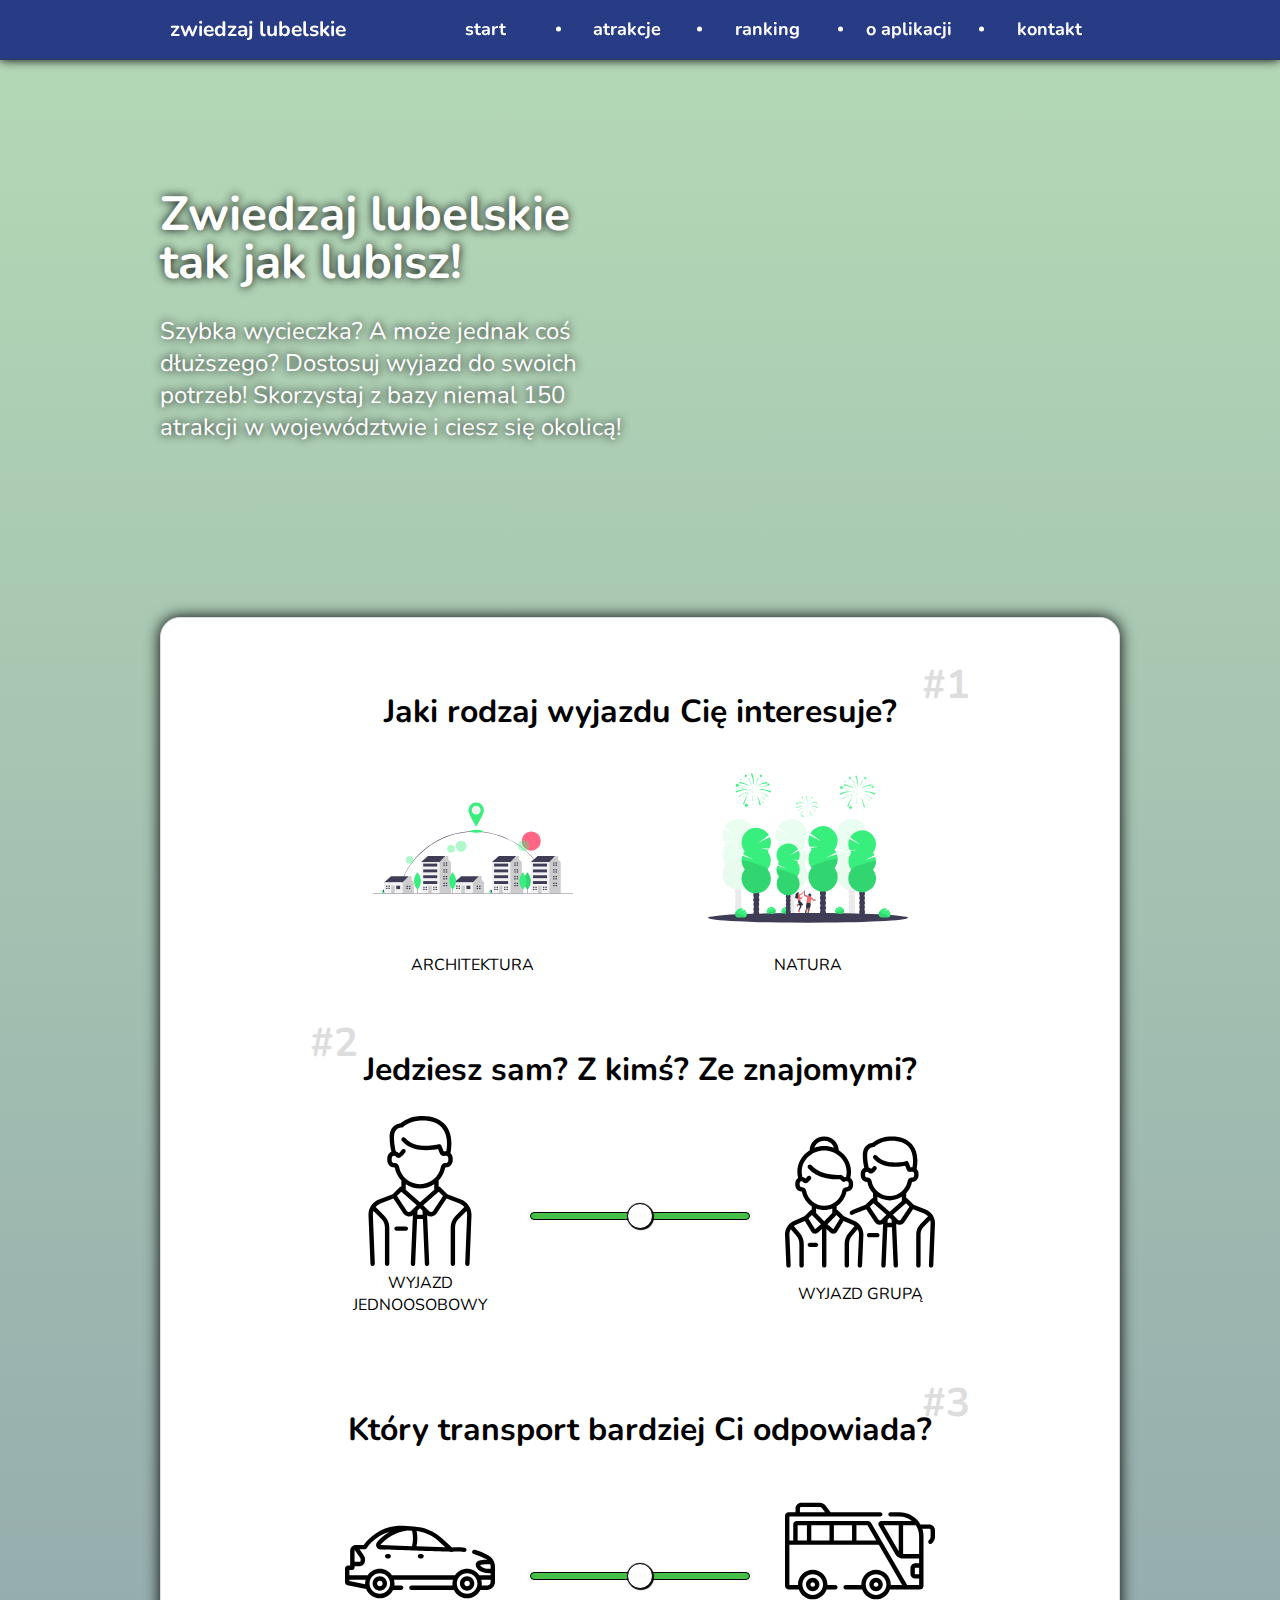
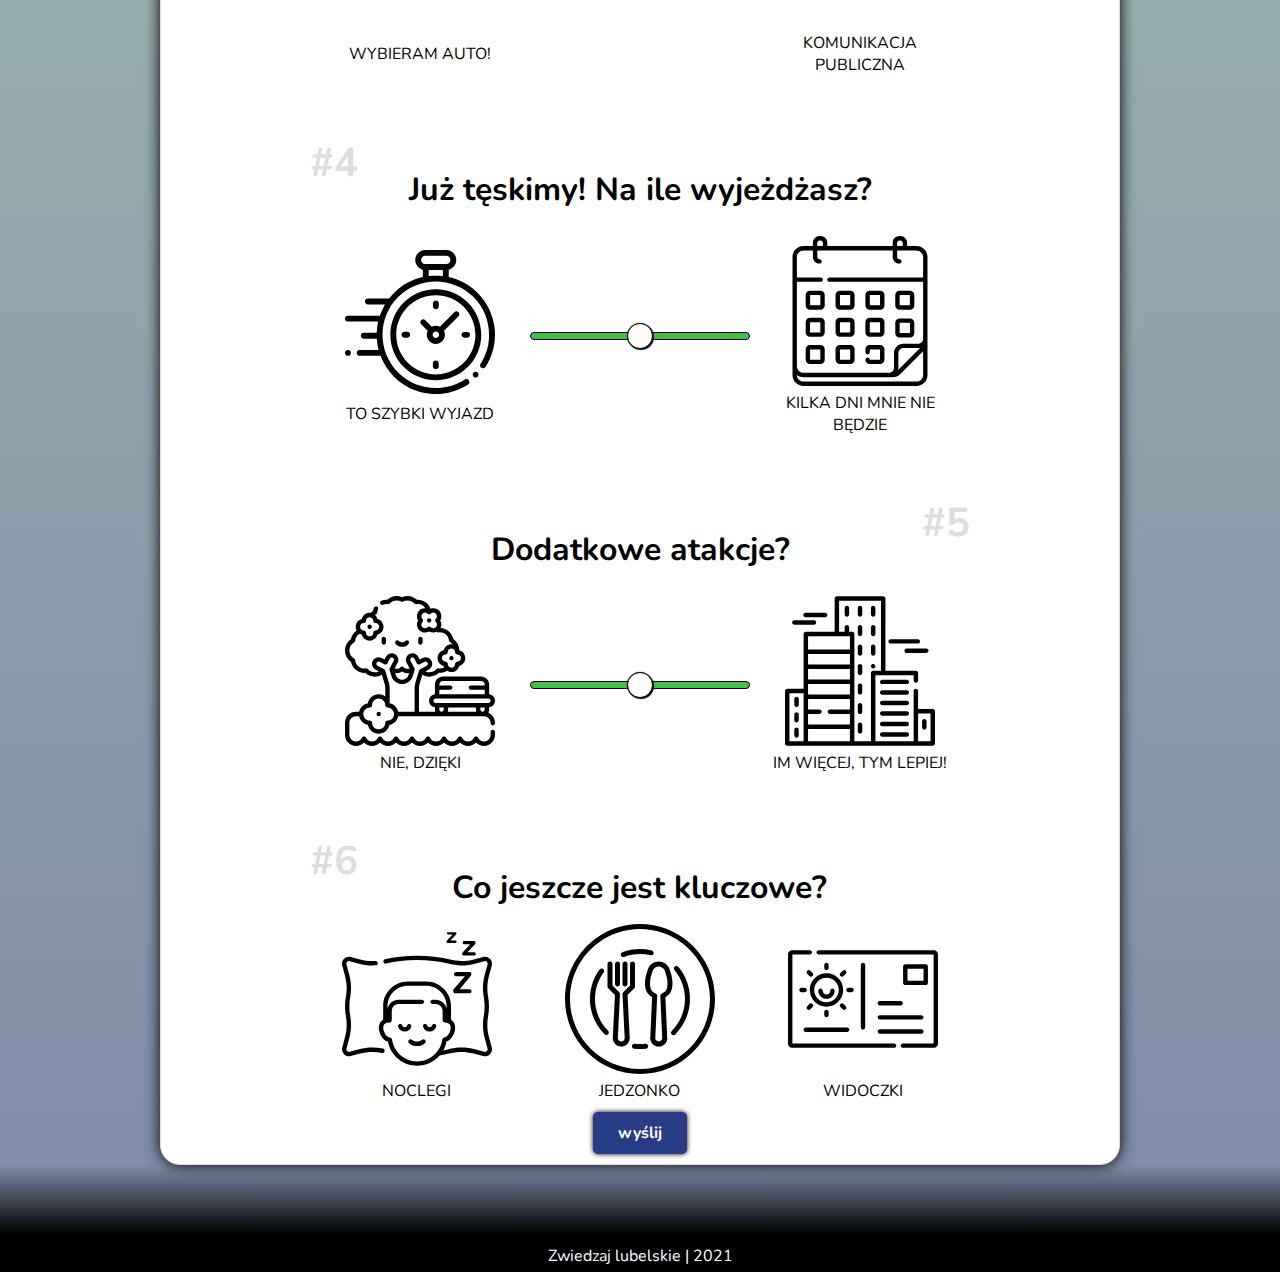
<file: index.html>
<!doctype html>
<!--[if lt IE 7]>      <html class="no-js lt-ie9 lt-ie8 lt-ie7" lang="pl"> <![endif]-->
<!--[if IE 7]>         <html class="no-js lt-ie9 lt-ie8" lang="pl"> <![endif]-->
<!--[if IE 8]>         <html class="no-js lt-ie9" lang="pl"> <![endif]-->
<!--[if gt IE 8]><!-->
<html class="no-js" lang="pl">
<!--<![endif]-->

<head>
    <meta charset="utf-8">
    <meta http-equiv="X-UA-Compatible" content="IE=edge">
    <title>Start | Zwiedzaj Lubelskie!</title>
    <meta name="description" content="">
    <meta name="viewport" content="width=device-width, initial-scale=1">
    <link rel="preconnect" href="https://fonts.gstatic.com">
    <link href="https://fonts.googleapis.com/css2?family=Nunito:wght@400;700&display=swap" rel="stylesheet">
    <link rel="stylesheet" href="css/normalize.min.css">
    <link rel="stylesheet" href="css/main.css">

    <script src="js/vendor/modernizr-2.8.3-respond-1.4.2.min.js"></script>
</head>

<body>
    <h1 class="visually-hidden">Zwiedzaj lubelskie - strona główna</h1>
    <!--[if lt IE 8]>
            <p class="browserupgrade">Używasz przestarzałej przeglądarki. <a href="http://browsehappy.com/">Zaktualizuj swoją przeglądarkę</a>, aby korzystać z strony w pełni.</p>
        <![endif]-->
    <nav class="page-navigation">
        <div class="container">
            <h2 class="blog-title"><a href="/blog/" class="nav-link">Zwiedzaj lubelskie</a><span
                    class="visually-hidden"> -
                    nawigacja</span></h2>
            <button type="button" class="hamburger-menu" tabindex="-1">
                Menu
            </button>
            <ul class="nav-list">
                <li class="nav-item "><a href="#" class="nav-link">Start</a></li>
                <li class="nav-item "><a href="#" class="nav-link">Atrakcje</a></li>
                <li class="nav-item "><a href="#" class="nav-link">Ranking</a></li>
                <li class="nav-item "><a href="#" class="nav-link">O aplikacji</a></li>
                <li class="nav-item "><a href="#" class="nav-link">Kontakt</a></li>
            </ul>
        </div>
    </nav>
    <div class="el"></div>
    <header class="page-header">
        <div class="container">
            <div>
                <h2 class="page-title">Zwiedzaj lubelskie <br>tak jak lubisz!</h2>
                <p class="page-desc">Szybka wycieczka? A może jednak coś dłuższego? Dostosuj wyjazd do swoich potrzeb!
                    Skorzystaj z bazy niemal 150 atrakcji w województwie i ciesz się okolicą!</p>
            </div>
        </div>
    </header>
    <main class="page-content">
        <div class="container">
            <h2 class="content-title visually-hidden">Określ swój cel podróży!</h2>
            <form action="wyniki.html" class="page-form" method="GET">
                <div class="form-option">
                    <h3 class="option-title">Jaki rodzaj wyjazdu Cię interesuje?</h3>
                    <div>
                        <input type="radio" name="type" id="architecture" value="architecture" required />
                        <label for="architecture" class="label-title">
                            <img src="img/city.svg" alt="" class="fig-src">
                            <span class="label-title">Architektura</span>
                        </label>
                    </div>
                    <div>
                        <input type="radio" name="type" id="nature" value="nature" required />

                        <label for="nature" class="label-title">
                            <img src="img/nature.svg" alt="" class="fig-src">
                            <span class="label-title">Natura</span>
                        </label>

                    </div>
                </div>
                <div class="form-option">
                    <h3 class="option-title">Jedziesz sam? Z kimś? Ze znajomymi?</h3>
                    <div>

                        <div class="image">
                            <img src="img/employee.svg" alt="" class="fig-src">
                            <label for="persons" class="label-title">Wyjazd jednoosobowy</label>
                        </div>

                    </div>
                    <div class="range-meter">
                        <input type="range" id="persons" list="tickmarks-persons" name="persons" step="10">
                        <datalist id="tickmarks-persons">
                            <option value="0"></option>
                            <option value="1"></option>
                            <option value="2"></option>
                            <option value="3"></option>
                            <option value="4"></option>
                            <option value="5"></option>
                            <option value="6"></option>
                            <option value="7"></option>
                            <option value="8"></option>
                            <option value="9"></option>
                            <option value="10"></option>
                        </datalist>
                    </div>
                    <div>

                        <div class="image">
                            <img src="img/employees.svg" alt="" class="fig-src">
                            <label for="persons" class="label-title">Wyjazd grupą</label>
                        </div>

                    </div>
                </div>
                <div class="form-option">
                    <h3 class="option-title">Który transport bardziej Ci odpowiada?</h3>
                    <div>

                        <div class="image">
                            <img src="img/car.svg" alt="" class="fig-src">
                            <label for="transport" class="label-title">Wybieram auto!</label>
                        </div>

                    </div>
                    <div class="range-meter">
                        <input type="range" id="transport" list="tickmarks-transport" name="transport" step="10">
                        <datalist id="tickmarks-transport">
                            <option value="0"></option>
                            <option value="1"></option>
                            <option value="2"></option>
                            <option value="3"></option>
                            <option value="4"></option>
                            <option value="5"></option>
                            <option value="6"></option>
                            <option value="7"></option>
                            <option value="8"></option>
                            <option value="9"></option>
                            <option value="10"></option>
                        </datalist>
                    </div>
                    <div>

                        <div class="image">
                            <img src="img/bus.svg" alt="" class="fig-src">
                            <label for="transport" class="label-title">Komunikacja publiczna</label>
                        </div>

                    </div>
                </div>
                <div class="form-option">
                    <h3 class="option-title">Już tęskimy! Na ile wyjeżdżasz?</h3>
                    <div>
                        <div class="image">
                            <img src="img/clock.svg" alt="" class="fig-src">
                            <label for="time" class="label-title">To szybki wyjazd</label>
                        </div>
                    </div>
                    <div class="range-meter">
                        <input type="range" id="time" list="tickmarks-time" name="time" step="10">
                        <datalist id="tickmarks-time">
                            <option value="0"></option>
                            <option value="1"></option>
                            <option value="2"></option>
                            <option value="3"></option>
                            <option value="4"></option>
                            <option value="5"></option>
                            <option value="6"></option>
                            <option value="7"></option>
                            <option value="8"></option>
                            <option value="9"></option>
                            <option value="10"></option>
                        </datalist>
                    </div>
                    <div>
                        <div class="image">
                            <img src="img/calendar.svg" alt="" class="fig-src">
                            <label for="extra" class="label-title">Kilka dni mnie nie będzie</label>
                        </div>
                    </div>
                </div>
                <div class="form-option">
                    <h3 class="option-title">Dodatkowe atakcje?</h3>
                    <div>
                        <div class="image">
                            <img src="img/park.svg" alt="" class="fig-src">
                            <label for="extra" class="label-title">Nie, dzięki</label>
                        </div>
                    </div>
                    <div class="range-meter">
                        <input type="range" id="time" list="tickmarks-extra" name="extra" step="10">
                        <datalist id="tickmarks-extra">
                            <option value="0"></option>
                            <option value="1"></option>
                            <option value="2"></option>
                            <option value="3"></option>
                            <option value="4"></option>
                            <option value="5"></option>
                            <option value="6"></option>
                            <option value="7"></option>
                            <option value="8"></option>
                            <option value="9"></option>
                            <option value="10"></option>
                        </datalist>
                    </div>
                    <div>
                        <div class="image">
                            <img src="img/cityscape.svg" alt="" class="fig-src">
                            <label for="extra" class="label-title">Im więcej, tym lepiej!</label>
                        </div>
                    </div>
                </div>
                <div class="form-option">
                    <h3 class="option-title">Co jeszcze jest kluczowe?</h3>
                    <div>
                        <input type="checkbox" id="extras-accom" />
                        <label for="extras-accom" class="label-title">
                            <img src="img/day.svg" alt="" class="fig-src">
                            <span class="label-title">Noclegi</span>
                        </label>
                    </div>
                    <div>
                        <input type="checkbox" id="extras-food" />
                        <label for="extras-food" class="label-title">
                            <img src="img/dish.svg" alt="" class="fig-src">
                            <span class="label-title">Jedzonko</span>
                        </label>
                    </div>
                    <div>
                        <input type="checkbox" id="extras-view" />
                        <label for="extras-view" class="label-title">
                            <img src="img/postcard.svg" alt="" class="fig-src">
                            <span class="label-title">Widoczki</span>
                        </label>
                    </div>
                </div>
                <button type="submit" class="btn btn-submit">Wyślij</button>
            </form>
        </div>
    </main>
    <footer class="footer">
        <span class="footer-content">
            Zwiedzaj lubelskie | 2021
        </span>
    </footer>
    <script src="js/main.js"></script>
</body>

</html>
</file>
<file: css/main.css>
:root {
    --base: #283c86;
    --darker-base: #283c6e;
    --secondary: 69, 162, 71;
    --bg-image: url(https://upload.wikimedia.org/wikipedia/commons/thumb/a/a4/Ratusz_Zamosc.jpg/1280px-Ratusz_Zamosc.jpg);
}

*,
*:before,
*:after {
    box-sizing: border-box;
}

body {
    margin: 0;
    position: relative;
    background: url(https://i.imgur.com/JXzICqa.png);
    padding: 40px 0 0 0;
    font-family: 'Nunito', sans-serif;
    counter-reset: query-el;
}

.el::before {
    content: "";
    position: absolute;
    top: 0;
    left: 0;
    width: 100%;
    height: 100vh;
    background-image: var(--bg-image);
    background-size: cover;
    background-position: center;
    -webkit-mask-image: linear-gradient(to top, transparent 0%, red 20%);
    mask-image: linear-gradient(to top, transparent 0%, red 20%);
    z-index: -999;
}

body::after {
    content: "";
    width: 100%;
    height: 100%;
    position: absolute;
    top: 0;
    left: 0;
    background: linear-gradient(to bottom, rgba(69, 162, 71, 0.4), rgba(40, 60, 110, 0.6));
    z-index: -990;
}

.visually-hidden, .attr-lists .meta-desc {
    clip: rect(0 0 0 0);
    clip-path: inset(50%);
    height: 1px;
    overflow: hidden;
    position: absolute;
    white-space: nowrap;
    width: 1px;
}


.btn {
    background: var(--base);
    border: 2px solid rgb(var(--darker-base));
    color: #FFF;
    padding: 10px 25px;
    text-transform: lowercase;
    border-radius: 5px;
    margin: 10px auto;
    box-shadow: 0 0 5px #000;
    font-weight: 700;
    font-size: 1em;
}

a.btn{
    text-decoration: none;
    text-align: center;
    width: 65%;
    margin-top: 20px;
    margin-bottom: 20px;
}

.btn-submit {
    border: 1px solid rgb(var(--darker-base));
    display: block;
    margin-left: auto;
    margin-right: auto;
}


.page-navigation {
    width: 100%;
    border-bottom: 2px solid var(--darker-base);
    position: fixed;
    top: 0;
    z-index: 10;
    background-color: var(--base);
    box-shadow: 0 0 10px #000;
}


.page-navigation .nav-list {
    list-style-type: none;
    display: flex;
    justify-content: space-around;
    align-items: center;
    flex: 3;
    margin: 0;
    padding: 0;
}

.page-navigation .container {
    margin-top: 0;
    padding: 0;
    background-color: unset;
    display: flex;
}

.page-navigation .container::before,
.page-navigation .container::after {
    content: unset;
}

.nav-list .nav-item,
.blog-title {
    flex: 1;
    text-align: center;
    padding: 5px 0;
    text-transform: lowercase;
    font-weight: 700;
    font-size: 18px;
    position: relative;
}

.page-navigation .nav-list .nav-item:not(:first-child)::before{
    content: "";
    display: block;
    width: 5px;
    height: 5px;
    border-radius: 5px;
    background-color: #fff;
    position: absolute;
    top: 50%;
    transform: translate(0, -50%);
}

.nav-list .nav-item .nav-link:hover,
.nav-list .nav-item .nav-link:focus{
    border-bottom: 2px solid #FFF
}

.page-navigation .blog-title {
    flex: 1;
    font-size: 21px;
    margin: 10px;
    text-align: left;
}

.nav-list .nav-item .nav-link,
.blog-title .nav-link {
    color: #FFF;
    text-decoration: none;
}

.hamburger-menu {
    position: absolute;
    overflow: hidden;
    clip: rect(0 0 0 0);
    height: 1px;
    width: 1px;
    margin: -1px;
    padding: 0;
    border: 0;
}

.container {
    max-width: 960px;
    margin: 0 auto;
    width: 100%;
    padding: 0 2%;
}

.page-content .container {
    background: #FFF;
    border-radius: 20px;
    border: 1px solid #DDD;
    box-shadow: 0 0 15px #000;
}

.page-header .container {
    display: grid;
    grid-template-columns: repeat(2, 1fr);
    color: #FFF;
    padding: 150px 0;
    font-size: 1.5em;
}

.page-header .page-title,
.page-header .page-desc {
    text-shadow: 0 0 10px #000;
}

.page-header .page-title {
    line-height: 1;
    margin: 0;
    font-size: 2em;
}

.page-header .page-desc {
    padding-top: 5px;

}

.form-option {
    display: grid;
    max-width: 660px;
    margin: 40px auto 0;
    position: relative;
    vertical-align: middle;
    justify-content: center;
    align-items: center;
    grid-template-columns: 1fr 1fr 1fr;
    grid-template-rows: auto 1fr;
    grid-template-areas:
        "title title title"
        "opt1 range opt2";
    border: none;
    counter-increment: query-el;  
}

.form-option::before{ 
    content: "#"counter(query-el);
    position: absolute;
    font-size: 2.5em;
    color: #DDD;
    position: absolute;
    font-weight: 700;
    top: 0;
}

.form-option:nth-child(even)::before{
    left: 0;
}

.form-option:nth-child(odd)::before{
    right: 0;
}

.page-form .form-option:first-child {
    grid-template-columns: 1fr 1fr;
    grid-template-rows: auto 1fr;
    grid-template-areas: "title title"
        "opt1 opt2";
    grid-gap: 10px;
}

.page-form .form-option:last-of-type {

    grid-gap: 10px;
}

.form-option .image {
    margin: 20px;
    text-align: center;
}

.form-option .image .fig-src,
.form-option .fig-src {
    max-width: 150px;
    width: 100%;
    margin: 0 auto;
}

.form-option:first-child .label-title .fig-src {
    max-width: 200px;
}

.form-option .option-title {
    grid-area: title;
    font-size: 2em;
    text-align: center;
    margin-bottom: 5px;
}

.form-option .label-title {
    display: block;
}

.form-option div:first-of-type {
    grid-area: opt1;
}

.form-option div:last-of-type {
    grid-area: opt2;
}

.form-option:last-of-type div:nth-child(odd) {
    grid-area: range;
}

.form-option .range-meter {
    grid-area: range;
}

.form-option .label-title {
    text-transform: uppercase;
    text-align: center;
    font-size: 1em;
}

.form-option input[type=range] {
    width: 100%;
}


.form-option input[type=range] {
    -webkit-appearance: none;
    margin: 18px 0;
    width: 100%;
}

.form-option input[type=range]:focus {
    outline: none;
}

.form-option input[type=range]::-webkit-slider-runnable-track {
    width: 100%;
    height: 8.4px;
    cursor: pointer;
    background: rgb(69, 192, 71);
    border-radius: 4px;
    border: 0.2px solid #010101;
}

.form-option input[type=range]::-webkit-slider-thumb {
    box-shadow: 1px 1px 1px #000000, 0px 0px 1px #0d0d0d;
    border: 1px solid #000000;
    height: 26px;
    width: 26px;
    border-radius: 16px;
    background: #ffffff;
    cursor: pointer;
    -webkit-appearance: none;
    margin-top: -10px;
}

.form-option input[type=range]:focus::-webkit-slider-runnable-track {
    background: rgb(var(--secondary));
}

.form-option input[type=range]::-moz-range-track {
    width: 100%;
    height: 8.4px;
    cursor: pointer;
    box-shadow: 1px 1px 1px #000000, 0px 0px 1px #0d0d0d;
    background: #3071a9;
    border-radius: 1.3px;
    border: 0.2px solid #010101;
}

.form-option input[type=range]::-moz-range-thumb {
    box-shadow: 1px 1px 1px #000000, 0px 0px 1px #0d0d0d;
    border: 1px solid #000000;
    height: 26px;
    width: 26px;
    border-radius: 16px;
    background: #ffffff;
    cursor: pointer;
}

.form-option input[type=range]::-ms-track {
    width: 100%;
    height: 8.4px;
    cursor: pointer;
    background: transparent;
    border-color: transparent;
    border-width: 16px 0;
    color: transparent;
}

.form-option input[type=range]::-ms-fill-lower {
    background: #2a6495;
    border: 0.2px solid #010101;
    border-radius: 2.6px;
    box-shadow: 1px 1px 1px #000000, 0px 0px 1px #0d0d0d;
}

.form-option input[type=range]::-ms-fill-upper {
    background: #3071a9;
    border: 0.2px solid #010101;
    border-radius: 2.6px;
    box-shadow: 1px 1px 1px #000000, 0px 0px 1px #0d0d0d;
}

.form-option input[type=range]::-ms-thumb {
    box-shadow: 1px 1px 1px #000000, 0px 0px 1px #0d0d0d;
    border: 1px solid #000000;
    height: 26px;
    width: 26px;
    border-radius: 16px;
    background: #ffffff;
    cursor: pointer;
}

.form-option input[type=range]:focus::-ms-fill-lower {
    background: #3071a9;
}

.form-option input[type=range]:focus::-ms-fill-upper {
    background: var(--secondary);
}

.form-option input[type="checkbox"],
.form-option input[type="radio"] {
    display: none;
    border-radius: 15px;
}

.form-option input[type="checkbox"]+label:hover,
.form-option input[type="checkbox"]:checked+label:hover,
.form-option input[type="radio"]+label:hover,
.form-option input[type="radio"]:checked+label:hover {
    cursor: pointer;
    border-radius: 15px;
    background-color: rgba(var(--secondary), 0.8);
    transition: 0.6s;
}

.form-option input[type="checkbox"]:checked+label,
.form-option input[type="radio"]:checked+label {
    background-color: rgba(var(--secondary), 0.5);
    border-radius: 15px;
}

.form-option img {
    /*user-drag: none;*/
    user-select: none;
    -moz-user-select: none;
    -webkit-user-drag: none;
    -webkit-user-select: none;
    -ms-user-select: none;
}

.footer{
    width: 100%;
    color: #FFF;
    padding: 80px 0 5px;
    margin: 0 auto;
    text-align: center;
    background: linear-gradient(to top, #000 35%, transparent 100%)
}


.post-entry{
    padding: 30px 0;
    border-bottom: 1px solid #bbb;
    display: flex;
    justify-content: space-around;
    vertical-align: top;
    align-items: flex-start;
}


.page-content .meta-content{
    list-style-type: none;
    margin: 0;
    padding: 0;
    display: flex;
    flex-direction: row; 
}

.post-entry .post-thumbnail{
    flex: 1;
    width: 100%;
    max-width: 250px;
    border-radius: 10px;
}

.post-entry .post-content{
    flex: 3;
    padding-left: 10px;
}

.post-entry .post-title{
    counter-increment: query-el;
    margin: 0;
    padding: 0;
    font-size: 24px;
}

.post-entry .post-title::before{
    content: "#"counter(query-el)" ";
}

.page-content .meta-content .meta-img{
    max-width: 50px;
    padding: 5px;
    width: 100%;
}

.page-content .meta-content .meta-item:first-child .meta-img{
    max-width: 90px;
}

.post-entry .post-content .post-excerpt{
    margin-top: 0;
    font-size: 16px;
}

.post-entry .extra-data *{
    display: inline;
    text-align: right;
}

.post-entry .extra-data .compability{
    color: rgb(var(--secondary));
}

.post-entry .extra-data .read-more{
    font-weight: 700;
    color: var(--base);
}

.post .meta-content{
    flex-direction: column;
    padding-right: 5px;
    border-right-width: 2px;
    border-right-style: solid; 
    border-image-source: linear-gradient(to bottom, transparent 0 20px, var(--base) 20px 760px, transparent 760px 100%);
    border-image-slice: 1;
}

.post .page-content .container{
    display: grid;
    grid-template-columns: 1fr 7fr;
}

.post .page-content .text{
    padding-left: 10px;
}

.post .meta-content .meta-item{

    text-align: center;
}

.post .meta-content .meta-desc{
    padding: 0;
    margin: 0;
    text-transform: uppercase;
    font-size: .7em;
}

.post .meta-content .meta-img{
    margin-top: 10px;
    max-width: 65%;
    padding: 0;
}

.post .page-content .content-title{
    margin-bottom: 5px;
    font-size: 2em;
}

.gallery{
    list-style-type: none;
    margin: 0;
    padding: 0;
    display: grid;
    grid-template-columns: repeat(4, 1fr);
    grid-gap: 10px;
}

.gallery .gallery-item .gallery-image{
    width: 100%;
    border-radius: 15px;
}


@media screen and (max-width: 768px) {
    .page-navigation .container {
        flex-direction: column;
        max-height: 70px;
    }

    .page-navigation.open {
        max-height: 100vh;
    }

    .hamburger-menu {
        font-size: 14px;
        position: absolute;
        top: 10px;
        left: 15px;
        overflow: unset;
        clip: unset;
        height: 50px;
        width: 50px;
        background-color: #FFF;
        border: 2px solid #000;
        font-weight: 700;
        font-family: "Open Sans", sans-serif;
        text-transform: uppercase;
        display: flex;
        flex-direction: column;
        align-items: center;
        vertical-align: middle;
        justify-content: space-around;
        transition: .2s;
    }

    .hamburger-menu:hover,
    .hamburger-menu:focus {
        cursor: pointer;
        background-color: #FFC948;
    }

    .page-navigation {
        max-height: 70px;
    }

    .page-navigation .nav-list {
        position: relative;
        z-index: -1;
        flex-direction: column;
        transform: translateY(-150px);
        transition: opacity 2s, all .5s;
        flex: 1;
        background-color: #FFF;
        opacity: 0;
    }

    .page-navigation .nav-list.open {
        transform: translateY(7px);
        transition: opacity 2s, all .5s;
        opacity: 1;
    }

    .no-js .page-navigation .nav-list {
        z-index: 1;
        opacity: 1;
        position: static;
        transform: none;
        margin-top: 80px;
    }

    .no-js .welcome-heading {
        margin-top: 130px;
    }

    .no-js .page-navigation {
        position: absolute;
        top: -130px;
        left: 0;
    }

    .nav-list .nav-item {
        width: 100%;
        background-color: var(--base);
    }

    .page-navigation .nav-list .nav-item:not(:first-child)::before{
        content: unset
    }

    .nav-list .nav-item:last-child {
        border-bottom: 3px solid #000;
    }

    .page-navigation .blog-title {
        font-size: 18px;
        margin-top: 15px;
        text-align: center;
    }

    .hamburger-menu .bar {
        width: 25px;
        height: 2px;
        background-color: #000;
        display: block;
        margin: 0 auto;
        transition: .3s;
    }

    .hamburger-menu.close-menu {
        background-color: #FFA726;
        transition: .3s;
    }


    .page-header .page-title {
        font-size: 1.4em;
    }

    .page-header .page-desc {
        font-size: .8em;
    }


    .page-header .container {
        padding: 50px 15px;
        grid-template-columns: 1fr;
        text-align: center;
    }

    .page-content .container {
        border-radius: 0;
    }

    .form-option .option-title {
        font-size: 1em;
    }

    .form-option .label-title {
        font-size: 0.5em;
    }

    .form-option .image {
        margin: 10px;
    }

    .form-option:first-child .label-title,
    .form-option:last-of-type .label-title {
        font-size: 8px;
    }


    .form-option .image .fig-src,
    .form-option .fig-src {
        max-width: 100px;
    }

    .post-entry{
        flex-direction: column;
    }

    .post-entry .post-thumbnail{
        max-width: 100%;
    }

    .post-entry .post-title{
        margin: 10px auto;
        text-align: center;
    }

}
</file>
